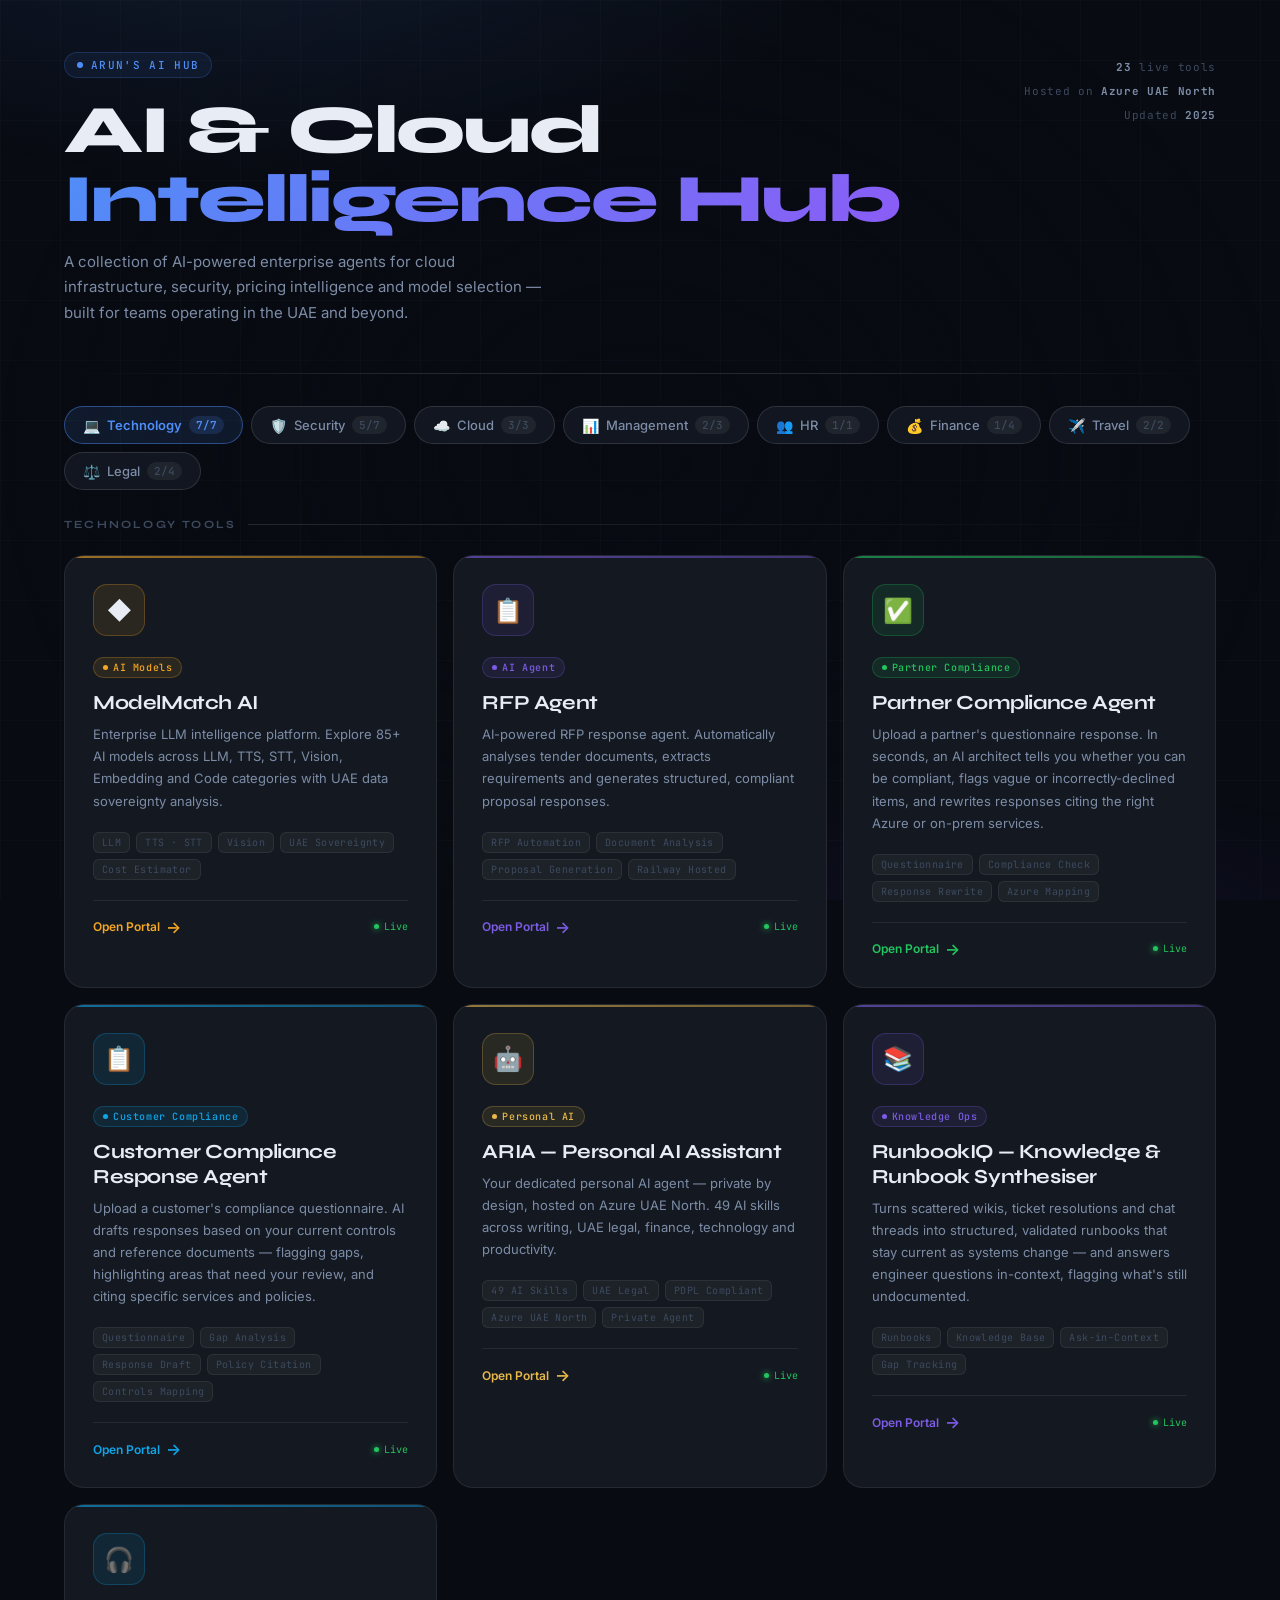
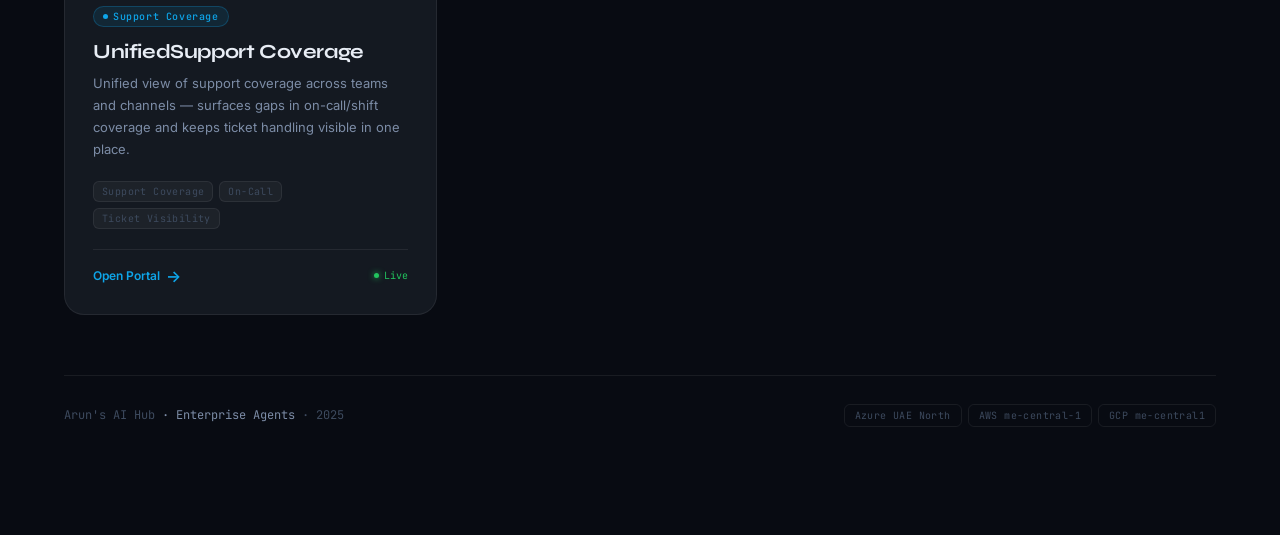
<file: index.html>
<!DOCTYPE html>
<html lang="en">
<head>
<meta charset="UTF-8">
<meta name="viewport" content="width=device-width,initial-scale=1">
<title>Arun's AI Hub</title>
<link rel="preconnect" href="https://fonts.googleapis.com">
<link rel="preconnect" href="https://fonts.gstatic.com" crossorigin>
<link href="https://fonts.googleapis.com/css2?family=Syne:wght@400;500;600;700;800&family=Inter:wght@300;400;500;600&family=JetBrains+Mono:wght@400;500&display=swap" rel="stylesheet">
<style>
*,*::before,*::after{box-sizing:border-box;margin:0;padding:0}
:root{
  --bg:       #080b12;
  --bg2:      #0d1117;
  --surface:  #111620;
  --card:     #141921;
  --rim:      rgba(255,255,255,.07);
  --rim2:     rgba(255,255,255,.12);
  --text:     #e8edf5;
  --text2:    #7c8ca6;
  --text3:    #3d4a5e;
  --accent:   #4f8ef7;
  --accent2:  #7c3aed;
  --gold:     #f5a623;
  --green:    #22c55e;
  --teal:     #0ea5e9;
  --rose:     #f43f5e;
  --violet:   #8b5cf6;
}

html{scroll-behavior:smooth}
body{
  font-family:'Inter',sans-serif;
  background:var(--bg);
  color:var(--text);
  min-height:100vh;
  overflow-x:hidden;
}

/* ── Background mesh ── */
.bg-mesh{
  position:fixed;inset:0;z-index:0;pointer-events:none;
  background:
    radial-gradient(ellipse 80% 50% at 20% -10%, rgba(79,142,247,.12) 0%, transparent 60%),
    radial-gradient(ellipse 60% 40% at 80% 110%, rgba(124,58,237,.10) 0%, transparent 60%),
    radial-gradient(ellipse 50% 60% at 50% 50%, rgba(8,11,18,.8) 0%, transparent 100%);
}
.grid-lines{
  position:fixed;inset:0;z-index:0;pointer-events:none;
  background-image:
    linear-gradient(rgba(255,255,255,.018) 1px, transparent 1px),
    linear-gradient(90deg, rgba(255,255,255,.018) 1px, transparent 1px);
  background-size:60px 60px;
}

/* ── Layout ── */
.wrap{
  position:relative;z-index:1;
  max-width:1200px;margin:0 auto;
  padding:0 24px 80px;
}

/* ── Header ── */
header{
  padding:52px 0 16px;
  display:flex;align-items:flex-start;justify-content:space-between;
  gap:24px;flex-wrap:wrap;
}
.portal-eyebrow{
  display:inline-flex;align-items:center;gap:8px;
  font-family:'JetBrains Mono',monospace;
  font-size:11px;font-weight:500;
  color:var(--accent);letter-spacing:.12em;text-transform:uppercase;
  padding:5px 12px;
  background:rgba(79,142,247,.08);
  border:1px solid rgba(79,142,247,.2);
  border-radius:99px;margin-bottom:18px;
}
.portal-eyebrow::before{
  content:'';width:6px;height:6px;border-radius:50%;
  background:var(--accent);animation:pulse 2s infinite;
}
@keyframes pulse{0%,100%{opacity:1;transform:scale(1)}50%{opacity:.5;transform:scale(.8)}}

.portal-title{
  font-family:'Syne',sans-serif;
  font-size:clamp(36px,6vw,68px);
  font-weight:800;
  line-height:1.02;
  letter-spacing:-2px;
  color:var(--text);
  margin-bottom:14px;
}
.portal-title span{
  background:linear-gradient(135deg,var(--accent),var(--violet));
  -webkit-background-clip:text;-webkit-text-fill-color:transparent;background-clip:text;
}
.portal-sub{
  font-size:15px;font-weight:400;color:var(--text2);
  max-width:480px;line-height:1.7;
}

.header-stats{
  display:flex;flex-direction:column;align-items:flex-end;gap:10px;
  padding-top:8px;
}
.stat-badge{
  font-family:'JetBrains Mono',monospace;
  font-size:11px;color:var(--text3);
  letter-spacing:.06em;
}
.stat-badge strong{color:var(--text2);}

/* ── Divider ── */
.divider{
  height:1px;
  background:linear-gradient(90deg,transparent,var(--rim2) 30%,var(--rim2) 70%,transparent);
  margin:32px 0 32px;
}

/* ── Category Tabs ── */
.tabs-wrap{
  display:flex;align-items:center;gap:8px;
  margin-bottom:28px;flex-wrap:wrap;
}
.tab-pill{
  display:flex;align-items:center;gap:7px;
  padding:9px 18px;border-radius:99px;
  border:1px solid var(--rim2);background:var(--surface);
  font-size:13px;font-weight:500;color:var(--text2);
  cursor:pointer;transition:all .2s;white-space:nowrap;
  font-family:'Inter',sans-serif;
}
.tab-pill:hover{border-color:rgba(79,142,247,.4);color:var(--text);}
.tab-pill.active{
  background:rgba(79,142,247,.12);
  border-color:rgba(79,142,247,.45);
  color:var(--accent);font-weight:600;
}
.tab-pill .tab-count{
  font-size:11px;padding:2px 7px;border-radius:99px;
  background:rgba(255,255,255,.06);color:var(--text3);
  font-family:'JetBrains Mono',monospace;
}
.tab-pill.active .tab-count{background:rgba(79,142,247,.15);color:var(--accent);}
.tab-icon{font-size:14px;}

/* ── Section label ── */
.section-label{
  font-family:'Syne',sans-serif;
  font-size:11px;font-weight:700;
  letter-spacing:.2em;text-transform:uppercase;
  color:var(--text3);margin-bottom:24px;
  display:flex;align-items:center;gap:12px;
}
.section-label::after{
  content:'';flex:1;height:1px;
  background:linear-gradient(90deg,var(--rim2),transparent);
}

/* ── Portal grid ── */
.portal-grid{
  display:grid;
  grid-template-columns:repeat(auto-fill,minmax(300px,1fr));
  gap:16px;
  margin-bottom:60px;
}

/* ── Portal card ── */
.card{
  position:relative;
  background:var(--card);
  border:1px solid var(--rim);
  border-radius:20px;
  padding:28px;
  cursor:pointer;
  text-decoration:none;
  display:block;
  color:inherit;
  transition:transform .25s cubic-bezier(.34,1.4,.64,1),
             border-color .25s,box-shadow .25s;
  overflow:hidden;
}
.card::before{
  content:'';
  position:absolute;inset:0;border-radius:20px;
  background:var(--card-glow,radial-gradient(circle at 50% 0%,rgba(79,142,247,.08),transparent 70%));
  opacity:0;transition:opacity .3s;pointer-events:none;
}
.card:not(.coming-soon):hover{
  transform:translateY(-4px);
  border-color:var(--card-rim, rgba(79,142,247,.35));
  box-shadow:0 20px 60px rgba(0,0,0,.5), 0 0 0 1px var(--card-rim, rgba(79,142,247,.15));
}
.card:not(.coming-soon):hover::before{opacity:1;}

/* Top bar accent line */
.card-bar{
  position:absolute;top:0;left:0;right:0;height:2px;
  background:var(--card-gradient,linear-gradient(90deg,var(--accent),var(--violet)));
  border-radius:20px 20px 0 0;opacity:.6;
  transition:opacity .3s;
}
.card:not(.coming-soon):hover .card-bar{opacity:1;}

/* Icon */
.card-icon{
  width:52px;height:52px;border-radius:14px;
  background:var(--icon-bg,rgba(79,142,247,.1));
  border:1px solid var(--icon-rim,rgba(79,142,247,.2));
  display:flex;align-items:center;justify-content:center;
  font-size:24px;margin-bottom:18px;
  transition:transform .25s cubic-bezier(.34,1.4,.64,1);
}
.card:not(.coming-soon):hover .card-icon{transform:scale(1.1);}

.card-badge{
  display:inline-flex;align-items:center;gap:5px;
  font-family:'JetBrains Mono',monospace;
  font-size:10px;font-weight:500;letter-spacing:.06em;
  color:var(--badge-color,var(--accent));
  background:var(--badge-bg,rgba(79,142,247,.1));
  border:1px solid var(--badge-rim,rgba(79,142,247,.2));
  padding:3px 9px;border-radius:99px;
  margin-bottom:12px;
}
.card-badge-dot{
  width:5px;height:5px;border-radius:50%;
  background:var(--badge-color,var(--accent));
}

.card-title{
  font-family:'Syne',sans-serif;
  font-size:20px;font-weight:700;
  color:var(--text);letter-spacing:-.4px;
  margin-bottom:8px;
  transition:color .2s;
}
.card:not(.coming-soon):hover .card-title{color:var(--card-accent,var(--accent));}

.card-desc{
  font-size:13px;color:var(--text2);
  line-height:1.7;margin-bottom:20px;
}

.card-tags{
  display:flex;flex-wrap:wrap;gap:6px;
  margin-bottom:20px;
}
.tag{
  font-size:10px;font-family:'JetBrains Mono',monospace;
  color:var(--text3);
  background:rgba(255,255,255,.04);
  border:1px solid var(--rim);
  padding:3px 8px;border-radius:6px;
  letter-spacing:.04em;
}

.card-footer{
  display:flex;align-items:center;justify-content:space-between;
  padding-top:16px;
  border-top:1px solid var(--rim);
}
.card-link-label{
  font-size:12px;font-weight:600;
  color:var(--card-accent,var(--accent));
  display:flex;align-items:center;gap:6px;
  transition:gap .2s;
}
.card:not(.coming-soon):hover .card-link-label{gap:10px;}
.card-link-arrow{font-size:16px;transition:transform .2s;}
.card:not(.coming-soon):hover .card-link-arrow{transform:translateX(3px);}
.card-status{
  font-size:10px;font-family:'JetBrains Mono',monospace;
  display:flex;align-items:center;gap:5px;
  color:var(--green);
}
.card-status::before{
  content:'';width:5px;height:5px;border-radius:50%;
  background:var(--green);
  box-shadow:0 0 6px var(--green);
  animation:pulse 2.5s infinite;
}

/* ── Coming soon card ── */
.card.coming-soon{
  opacity:.5;cursor:not-allowed;pointer-events:none;
}
.card.coming-soon .card-link-label{color:var(--text3);}
.card.coming-soon .card-status{color:var(--violet);}
.card.coming-soon .card-status::before{
  background:var(--violet);
  box-shadow:none;
  animation:none;
}

/* ── Empty state ── */
.empty-state{
  grid-column:1/-1;text-align:center;
  padding:60px 20px;color:var(--text3);
  font-size:14px;font-family:'JetBrains Mono',monospace;
  letter-spacing:.05em;
}

/* ── Footer ── */
footer{
  border-top:1px solid var(--rim);
  padding:28px 0;
  display:flex;align-items:center;justify-content:space-between;
  flex-wrap:wrap;gap:12px;
}
.footer-left{
  font-size:12px;color:var(--text3);
  font-family:'JetBrains Mono',monospace;
}
.footer-left span{color:var(--text2);}
.footer-right{display:flex;gap:6px;flex-wrap:wrap;}
.footer-chip{
  font-size:10px;color:var(--text3);
  border:1px solid var(--rim);
  padding:4px 10px;border-radius:6px;
  letter-spacing:.04em;
  font-family:'JetBrains Mono',monospace;
}

/* ── Responsive ── */
@media(max-width:600px){
  .wrap{padding:0 16px 60px;}
  header{padding:36px 0 12px;}
  .portal-grid{grid-template-columns:1fr;}
  .header-stats{display:none;}
  .card{padding:22px;}
}

/* ── Entrance animations ── */
@keyframes fadeUp{
  from{opacity:0;transform:translateY(24px)}
  to  {opacity:1;transform:translateY(0)}
}
.card{animation:fadeUp .5s cubic-bezier(.22,1,.36,1) both;}
header{animation:fadeUp .6s cubic-bezier(.22,1,.36,1) both;}
.tabs-wrap{animation:fadeUp .6s cubic-bezier(.22,1,.36,1) .1s both;}
.section-label{animation:fadeUp .6s cubic-bezier(.22,1,.36,1) .15s both;}
</style>
</head>
<body>

<div class="bg-mesh"></div>
<div class="grid-lines"></div>

<div class="wrap">

  <!-- ── Header ── -->
  <header>
    <div class="header-left">
      <div class="portal-eyebrow">Arun's AI Hub</div>
      <h1 class="portal-title">AI &amp; Cloud<br><span>Intelligence Hub</span></h1>
      <p class="portal-sub">
        A collection of AI-powered enterprise agents for cloud infrastructure,
        security, pricing intelligence and model selection — built for teams
        operating in the UAE and beyond.
      </p>
    </div>
    <div class="header-stats">
      <div class="stat-badge"><strong id="live-total">13</strong> live tools</div>
      <div class="stat-badge">Hosted on <strong>Azure UAE North</strong></div>
      <div class="stat-badge">Updated <strong>2025</strong></div>
    </div>
  </header>

  <div class="divider"></div>

  <!-- ── Category Tabs (rendered by JS) ── -->
  <div class="tabs-wrap" id="tabs"></div>

  <!-- ── Section label (updated by JS) ── -->
  <div class="section-label" id="section-label">Technology Tools</div>

  <!-- ── Portal Grid (rendered by JS) ── -->
  <div class="portal-grid" id="portal-grid"></div>

  <!-- ── Footer ── -->
  <footer>
    <div class="footer-left">Arun's AI Hub <span>· Enterprise Agents</span> · 2025</div>
    <div class="footer-right">
      <span class="footer-chip">Azure UAE North</span>
      <span class="footer-chip">AWS me-central-1</span>
      <span class="footer-chip">GCP me-central1</span>
    </div>
  </footer>

</div>

<script>
/* ═══════════════════════════════════════════════════════════════════
   CONFIGURATION
═══════════════════════════════════════════════════════════════════ */

/* BASE URL — leave as "" when index.html is in the same root folder
   as your agent sub-folders on Azure Static Web. */
const BASE = "";

/* Categories shown as tabs. Order matters — first is the default active tab. */
const CATEGORIES = [
  { id:"Technology", label:"Technology", icon:"💻" },
  { id:"Security",   label:"Security",   icon:"🛡️" },
  { id:"Cloud",      label:"Cloud",      icon:"☁️" },
  { id:"Management", label:"Management", icon:"📊" },
  { id:"HR",         label:"HR",         icon:"👥" },
  { id:"Finance",    label:"Finance",    icon:"💰" },
  { id:"Travel",     label:"Travel",     icon:"✈️" },
  { id:"Legal",      label:"Legal",      icon:"⚖️" },
];

/* Agents — each has a single `color` hex that drives the whole card theme. */
const AGENTS = [
  /* ─── Technology ─── */
  {
    icon:"◆", color:"#f5a623", cat:"Technology", badge:"AI Models",
    name:"ModelMatch AI",
    desc:"Enterprise LLM intelligence platform. Explore 85+ AI models across LLM, TTS, STT, Vision, Embedding and Code categories with UAE data sovereignty analysis.",
    tags:["LLM","TTS · STT","Vision","UAE Sovereignty","Cost Estimator"],
    path:"modelmatch/modelmatch-ai.html", live:true
  },
  {
    icon:"📋", color:"#7c5ce4", cat:"Technology", badge:"AI Agent",
    name:"RFP Agent",
    desc:"AI-powered RFP response agent. Automatically analyses tender documents, extracts requirements and generates structured, compliant proposal responses.",
    tags:["RFP Automation","Document Analysis","Proposal Generation","Railway Hosted"],
    external:"https://web-production-3417b.up.railway.app/", live:true
  },
  {
    icon:"✅", color:"#22c55e", cat:"Technology", badge:"Partner Compliance",
    name:"Partner Compliance Agent",
    desc:"Upload a partner's questionnaire response. In seconds, an AI architect tells you whether you can be compliant, flags vague or incorrectly-declined items, and rewrites responses citing the right Azure or on-prem services.",
    tags:["Questionnaire","Compliance Check","Response Rewrite","Azure Mapping"],
    external:"https://partner-complaince-production.up.railway.app/", live:true
  },
  {
    icon:"📋", color:"#0ea5e9", cat:"Technology", badge:"Customer Compliance",
    name:"Customer Compliance Response Agent",
    desc:"Upload a customer's compliance questionnaire. AI drafts responses based on your current controls and reference documents — flagging gaps, highlighting areas that need your review, and citing specific services and policies.",
    tags:["Questionnaire","Gap Analysis","Response Draft","Policy Citation","Controls Mapping"],
    external:"https://partner-complaince-production.up.railway.app/", live:true
  },
  {
    icon:"🤖", color:"#e8b84b", cat:"Technology", badge:"Personal AI",
    name:"ARIA — Personal AI Assistant",
    desc:"Your dedicated personal AI agent — private by design, hosted on Azure UAE North. 49 AI skills across writing, UAE legal, finance, technology and productivity.",
    tags:["49 AI Skills","UAE Legal","PDPL Compliant","Azure UAE North","Private Agent"],
    external:"http://40.114.106.107:3000/dashboard", live:true
  },
  {
    icon:"📚", color:"#7c5ce4", cat:"Technology", badge:"Knowledge Ops",
    name:"RunbookIQ — Knowledge & Runbook Synthesiser",
    desc:"Turns scattered wikis, ticket resolutions and chat threads into structured, validated runbooks that stay current as systems change — and answers engineer questions in-context, flagging what's still undocumented.",
    tags:["Runbooks","Knowledge Base","Ask-in-Context","Gap Tracking"],
    external:"https://runbook-production-c3d5.up.railway.app/", live:true
  },
  {
    icon:"🎧", color:"#0ea5e9", cat:"Technology", badge:"Support Coverage",
    name:"UnifiedSupport Coverage",
    desc:"Unified view of support coverage across teams and channels — surfaces gaps in on-call/shift coverage and keeps ticket handling visible in one place.",
    tags:["Support Coverage","On-Call","Ticket Visibility"],
    external:"https://unifiedsupport-production.up.railway.app/", live:true
  },

  /* ─── Security ─── */
  {
    icon:"🎛️", color:"#4f8ef7", cat:"Security", badge:"AI Security Blueprint",
    name:"Azure AI Foundry Security Command Centre",
    desc:"Interactive security blueprint for Azure AI Foundry. Maps 7 mandatory security layers, 10 native control gaps and 8 third-party integrations (Prisma AIRS, Zenity, Lakera Guard, Koi Security, HiddenLayer, Mindgard, Credo AI, Garak) against OWASP ASI / MCP / LLM / RAG — with compliance coverage for NIST AI RMF, EU AI Act and MITRE ATLAS.",
    tags:["7 Layers","10 Gap Analysis","OWASP ASI","8 Integrations","Compliance Map"],
    external:"https://arun-cloudsec.github.io/foundry/", live:true
  },
  {
    icon:"🔍", color:"#22c55e", cat:"Security", badge:"Security Scan",
    name:"MCP Scanner",
    desc:"Model Context Protocol scanning and security analysis. Scan, inspect and audit MCP servers and integrations for vulnerabilities and compliance.",
    tags:["MCP","Security Scan","Compliance","Audit"],
    path:"mcp-scanner/mcp-scanner.html", live:true
  },
  {
    icon:"🛡️", color:"#f43f5e", cat:"Security", badge:"Threat Model",
    name:"ThreatAI — Threat Modeler",
    desc:"Automated 6-phase AI threat modeling. Generates STRIDE analysis, DREAD scoring, risk registers, compliance gap mapping and PASTA analysis for any system architecture.",
    tags:["STRIDE","DREAD","PASTA","ISO27001","NIST"],
    path:"threat-model/index.html", live:true
  },
  {
    icon:"🔎", color:"#ef4444", cat:"Security", badge:"Architecture Review",
    name:"Architecture Review Agent",
    desc:"Cross-domain architecture reviewer. Reads a system description and supporting artefacts (Terraform, Kubernetes manifests, design docs, architecture diagrams, application code) and produces a prioritised list of findings across Infrastructure, Security, Application, and AI/ML — with concrete remediation and regulatory control references.",
    tags:["Terraform","K8s Manifests","Security Review","AI/ML Review","Remediation"],
    external:"https://architecture-review-production.up.railway.app/", live:true
  },
  {
    icon:"⚡", color:"#00d4ff", cat:"Security", badge:"AI Security",
    name:"AI-Security Platform",
    desc:"The first self-hosted, Claude-powered security platform for Agentic AI, RAG pipelines and MCP servers. Free to deploy, enterprise-grade protection.",
    tags:["Agentic AI","RAG Security","MCP Servers","Self-Hosted","Enterprise"],
    external:"https://aisecurity-production.up.railway.app/", live:true
  },
  {
    icon:"🔐", color:"#f43f5e", cat:"Security", badge:"IAM Audit",
    name:"Access Control Review",
    desc:"AI-driven IAM audit. Continuously reviews Azure RBAC, Entra ID permissions and privileged roles — surfacing anomalies and over-provisioned accounts.",
    tags:["RBAC","Entra ID","IAM Audit","Compliance","Zero Trust"],
    path:"#", live:false
  },
  {
    icon:"🛡️", color:"#ef4444", cat:"Security", badge:"Data Privacy",
    name:"Data Privacy Agent",
    desc:"Scans, classifies and monitors sensitive data across Azure storage and databases — enforcing PDPL, GDPR and UAE data residency requirements with automated remediation.",
    tags:["PDPL","GDPR","Data Classification","UAE Data Laws"],
    path:"#", live:false
  },

  /* ─── Cloud ─── */
  {
    icon:"☁️", color:"#0ea5e9", cat:"Cloud", badge:"Cloud Pricing",
    name:"Cloud Pricer Agent",
    desc:"AI-powered cloud pricing intelligence across Azure, AWS and GCP. Chat queries, GPU comparisons, Excel price fill and Word document updates for UAE region.",
    tags:["Azure · AWS · GCP","GPU Nodes","Excel Fill","UAE North"],
    path:"cloud-pricing/app.html", live:true
  },
  {
    icon:"🏗️", color:"#4f8ef7", cat:"Cloud", badge:"Reference Architect",
    name:"Arch Sidekick",
    desc:"Plain-English requirement in → reference architecture with specific SKUs, monthly cost estimate, compliance coverage, and the questions you should pressure-test with the customer.",
    tags:["Azure","AWS","GCP","SKU Picker","Cost Estimate","Compliance"],
    external:"https://arch-sidekick-production.up.railway.app/", live:true
  },
  {
    icon:"💰", color:"#8b5cf6", cat:"Cloud", badge:"FinOps",
    name:"FinOps Agent for Azure",
    desc:"AI-powered Azure cost optimisation. Analyses spending patterns, identifies waste, right-sizes resources and generates automated savings recommendations.",
    tags:["Azure Cost","FinOps","Optimisation","Budgets","Savings"],
    external:"https://finops-production.up.railway.app/", live:true
  },

  /* ─── Management ─── */
  {
    icon:"◆", color:"#22c55e", cat:"Management", badge:"CEO Brief",
    name:"Strategic Intelligence Agent",
    desc:"CEO morning brief. Competitor tracking, market signals, regulatory alerts and top-5 priorities — synthesised from 200+ sources daily.",
    tags:["CEO Brief","Competitor Watch","Market Signals","AI Analysis"],
    path:"CEO-Morning-Brief/index.html", live:true
  },
  {
    icon:"◆", color:"#7c5ce4", cat:"Management", badge:"Role Lens",
    name:"Executive Overview Agent",
    desc:"Role-aware AI summarisation for C-suite. Choose CEO, COO, CTO, CFO or CISO — the AI reads any document and surfaces only what matters to your specific role.",
    tags:["CEO · COO · CTO","CFO · CISO","Voice Summary","PDF","Role Lens"],
    path:"#", live:false
  },
  {
    icon:"📊", color:"#4f8ef7", cat:"Management", badge:"Fleet Governance",
    name:"Fleet Control Plane",
    desc:"Agent observability & cost governance. Tracks usage, cost, latency and quality across every agent in the hub, flags drift, and enforces budgets — turning 'we have lots of agents' into a per-agent ROI view.",
    tags:["Cost Governance","Drift Detection","Budgets","Observability"],
    external:"https://fleet-control-production-9409.up.railway.app/", live:true
  },

  /* ─── HR ─── */
  {
    icon:"🎯", color:"#10b981", cat:"HR", badge:"AI Candidate Screening",
    name:"TalentScope",
    desc:"AI candidate screening agent. Upload a job description and candidate CVs — TalentScope runs a dual-model evaluation to score role-fit, surface the most relevant experience and flag gaps, collapsing hours of manual shortlisting into minutes.",
    tags:["CV Screening","JD Matching","Dual-Model","Shortlist","Recruitment"],
    external:"https://arun-cloudsec.github.io/talentscope/", live:true
  },

  /* ─── Finance ─── */
  {
    icon:"💼", color:"#10b981", cat:"Finance", badge:"SaaS Pricing",
    name:"SaaS Pricing Agent",
    desc:"AI-powered SaaS pricing intelligence. Compare vendor plans, analyse licensing models, estimate total cost of ownership and surface the best-fit SaaS solutions for enterprise procurement.",
    tags:["SaaS Vendors","Plan Compare","TCO Analysis","Licensing","Procurement"],
    path:"saas-pricing-agent/saas-pricing-agent.html", live:true
  },
  {
    icon:"📈", color:"#22c55e", cat:"Finance", badge:"Forecasting",
    name:"Financial Forecasting Agent",
    desc:"AI-powered P&L forecasting, cash flow modelling and scenario planning. Upload financials and get CFO-grade commentary in minutes.",
    tags:["Forecast","Cash Flow","Scenario Plan"],
    path:"#", live:false
  },
  {
    icon:"🧾", color:"#0ea5e9", cat:"Finance", badge:"Accounts Payable",
    name:"Invoice & AP Agent",
    desc:"Automated invoice processing, accounts payable matching and payment approval workflows. Reduces manual finance ops by 80%.",
    tags:["Invoice OCR","AP Matching","Approval Flow"],
    path:"#", live:false
  },
  {
    icon:"📊", color:"#10b981", cat:"Finance", badge:"Budget Control",
    name:"Budget Intelligence Agent",
    desc:"Department budget tracking, variance analysis and reforecast recommendations. Surfaces overspend before it happens.",
    tags:["Budget Track","Variance","Reforecast"],
    path:"#", live:false
  },

  /* ─── Travel ─── */
  {
    icon:"✈️", color:"#f59e0b", cat:"Travel", badge:"Trip Planner",
    name:"TravelMind AI",
    desc:"AI-powered travel planning agent. Generate full itineraries, budget quotes, hotel and airline recommendations, visa contacts and SIM card guides for any destination.",
    tags:["Itinerary","Budget Planner","15 Languages","Voice Summary","WhatsApp Share"],
    path:"travelmind/travelmind.html", live:true
  },
  {
    icon:"🛂", color:"#0ea5e9", cat:"Travel", badge:"Visa Process",
    name:"VisaMind",
    desc:"AI-powered visa guide. Walks travellers through the visa process for any destination — document requirements, eligibility checks, step-by-step application journey and country-specific pitfalls to avoid before you book.",
    tags:["Visa Process","Document Checklist","Country Rules","Step-by-Step","GitHub Pages"],
    external:"https://arun-cloudsec.github.io/visamind/", live:true
  },

  /* ─── Legal ─── */
  {
    icon:"📝", color:"#f59e0b", cat:"Legal", badge:"Contract Review",
    name:"Contract Review Agent",
    desc:"AI-powered contract analysis. Flags unfavourable clauses, missing protections, liability exposure and compliance gaps across any contract type.",
    tags:["Contract Analysis","Clause Flags","Liability Review"],
    path:"#", live:false
  },
  {
    icon:"⚖️", color:"#8b5cf6", cat:"Legal", badge:"Compliance Monitor",
    name:"Compliance Monitor Agent",
    desc:"Regulatory compliance tracking for UAE, GDPR, ISO27001, NIST and DIFC. Monitors policy changes and flags gaps in your current controls.",
    tags:["UAE Compliance","GDPR","ISO 27001","DIFC"],
    path:"#", live:false
  },
  {
    icon:"📡", color:"#f43f5e", cat:"Legal", badge:"Regulatory Intel",
    name:"RegRadar — Horizon Scanner",
    desc:"Watches UAE, GCC, EU and sector regulators, filters for what actually affects you, and maps every relevant change to your controls, products and contracts — with an owner and required-action list.",
    tags:["Regulatory Monitoring","Impact Mapping","UAE · GCC · EU","Compliance Briefs"],
    external:"https://regulatory-production.up.railway.app/", live:true
  },
  {
    icon:"🏛️", color:"#7c5ce4", cat:"Legal", badge:"Legal Ops",
    name:"Lexicon AI — Legal Command Center",
    desc:"A central hub for legal operations — bringing contracts, compliance tracking and regulatory matters into one place for the legal team to work from.",
    tags:["Legal Ops","Contracts","Compliance Tracking"],
    external:"https://lexicon-ai-production.up.railway.app/", live:true
  },
];

/* ═══════════════════════════════════════════════════════════════════
   HELPERS — derive the full card theme from a single hex color
═══════════════════════════════════════════════════════════════════ */
function hexToRgb(hex){
  const h = hex.replace('#','');
  return {
    r: parseInt(h.substring(0,2),16),
    g: parseInt(h.substring(2,4),16),
    b: parseInt(h.substring(4,6),16),
  };
}
function rgba(hex, alpha){
  const {r,g,b} = hexToRgb(hex);
  return `rgba(${r},${g},${b},${alpha})`;
}
function darken(hex, amount = 0.25){
  const {r,g,b} = hexToRgb(hex);
  const f = 1 - amount;
  return `rgb(${Math.round(r*f)},${Math.round(g*f)},${Math.round(b*f)})`;
}

function cardStyle(color, delay){
  const color2 = darken(color, 0.25);
  return [
    `--card-glow:radial-gradient(circle at 50% 0%,${rgba(color,0.10)},transparent 70%)`,
    `--card-rim:${rgba(color,0.35)}`,
    `--icon-bg:${rgba(color,0.10)}`,
    `--icon-rim:${rgba(color,0.25)}`,
    `--badge-color:${color}`,
    `--badge-bg:${rgba(color,0.10)}`,
    `--badge-rim:${rgba(color,0.25)}`,
    `--card-gradient:linear-gradient(90deg,${color},${color2})`,
    `--card-accent:${color}`,
    `animation-delay:${delay}s`,
  ].join(';');
}

function resolveUrl(agent){
  if(!agent.live) return null;
  if(agent.external) return agent.external;
  if(!agent.path || agent.path === '#') return null;
  return (BASE + '/' + agent.path).replace(/\/+/g,'/').replace(':/','://');
}

/* ═══════════════════════════════════════════════════════════════════
   RENDERING
═══════════════════════════════════════════════════════════════════ */

let activeTab = CATEGORIES[0].id;

function renderTabs(){
  const wrap = document.getElementById('tabs');
  wrap.innerHTML = CATEGORIES.map(c => {
    const total = AGENTS.filter(a => a.cat === c.id).length;
    const live  = AGENTS.filter(a => a.cat === c.id && a.live).length;
    const cls   = 'tab-pill' + (activeTab === c.id ? ' active' : '');
    return `<div class="${cls}" data-tab="${c.id}" onclick="switchTab('${c.id}',this)">
      <span class="tab-icon">${c.icon}</span>
      <span>${c.label}</span>
      <span class="tab-count">${live}/${total}</span>
    </div>`;
  }).join('');
}

function switchTab(id, el){
  activeTab = id;
  document.querySelectorAll('.tab-pill').forEach(p => p.classList.remove('active'));
  if(el) el.classList.add('active');
  const cat = CATEGORIES.find(c => c.id === id);
  document.getElementById('section-label').textContent = (cat?.label || id) + ' Tools';
  renderGrid();
}

function renderGrid(){
  const grid = document.getElementById('portal-grid');
  const items = AGENTS.filter(a => a.cat === activeTab);

  if(!items.length){
    grid.innerHTML = `<div class="empty-state">// no tools in this category yet</div>`;
    return;
  }

  grid.innerHTML = items.map((a, i) => {
    const style = cardStyle(a.color, i * 0.05);
    const url = resolveUrl(a);
    const inner = `
      <div class="card-bar"></div>
      <div class="card-icon">${a.icon}</div>
      <div class="card-badge"><span class="card-badge-dot"></span>${a.badge || a.cat}</div>
      <div class="card-title">${a.name}</div>
      <div class="card-desc">${a.desc}</div>
      <div class="card-tags">${a.tags.map(t => `<span class="tag">${t}</span>`).join('')}</div>
      <div class="card-footer">
        <span class="card-link-label">
          ${a.live ? 'Open Portal' : 'Coming soon'}
          <span class="card-link-arrow">→</span>
        </span>
        <span class="card-status">${a.live ? 'Live' : 'Soon'}</span>
      </div>
    `;
    if(a.live && url){
      return `<a class="card" href="${url}" target="_blank" rel="noopener noreferrer" style="${style}">${inner}</a>`;
    }
    return `<div class="card coming-soon" style="${style}">${inner}</div>`;
  }).join('');
}

/* ═══════════════════════════════════════════════════════════════════
   INIT
═══════════════════════════════════════════════════════════════════ */
document.getElementById('live-total').textContent = AGENTS.filter(a => a.live).length;
renderTabs();
renderGrid();
</script>
</body>
</html>
</file>
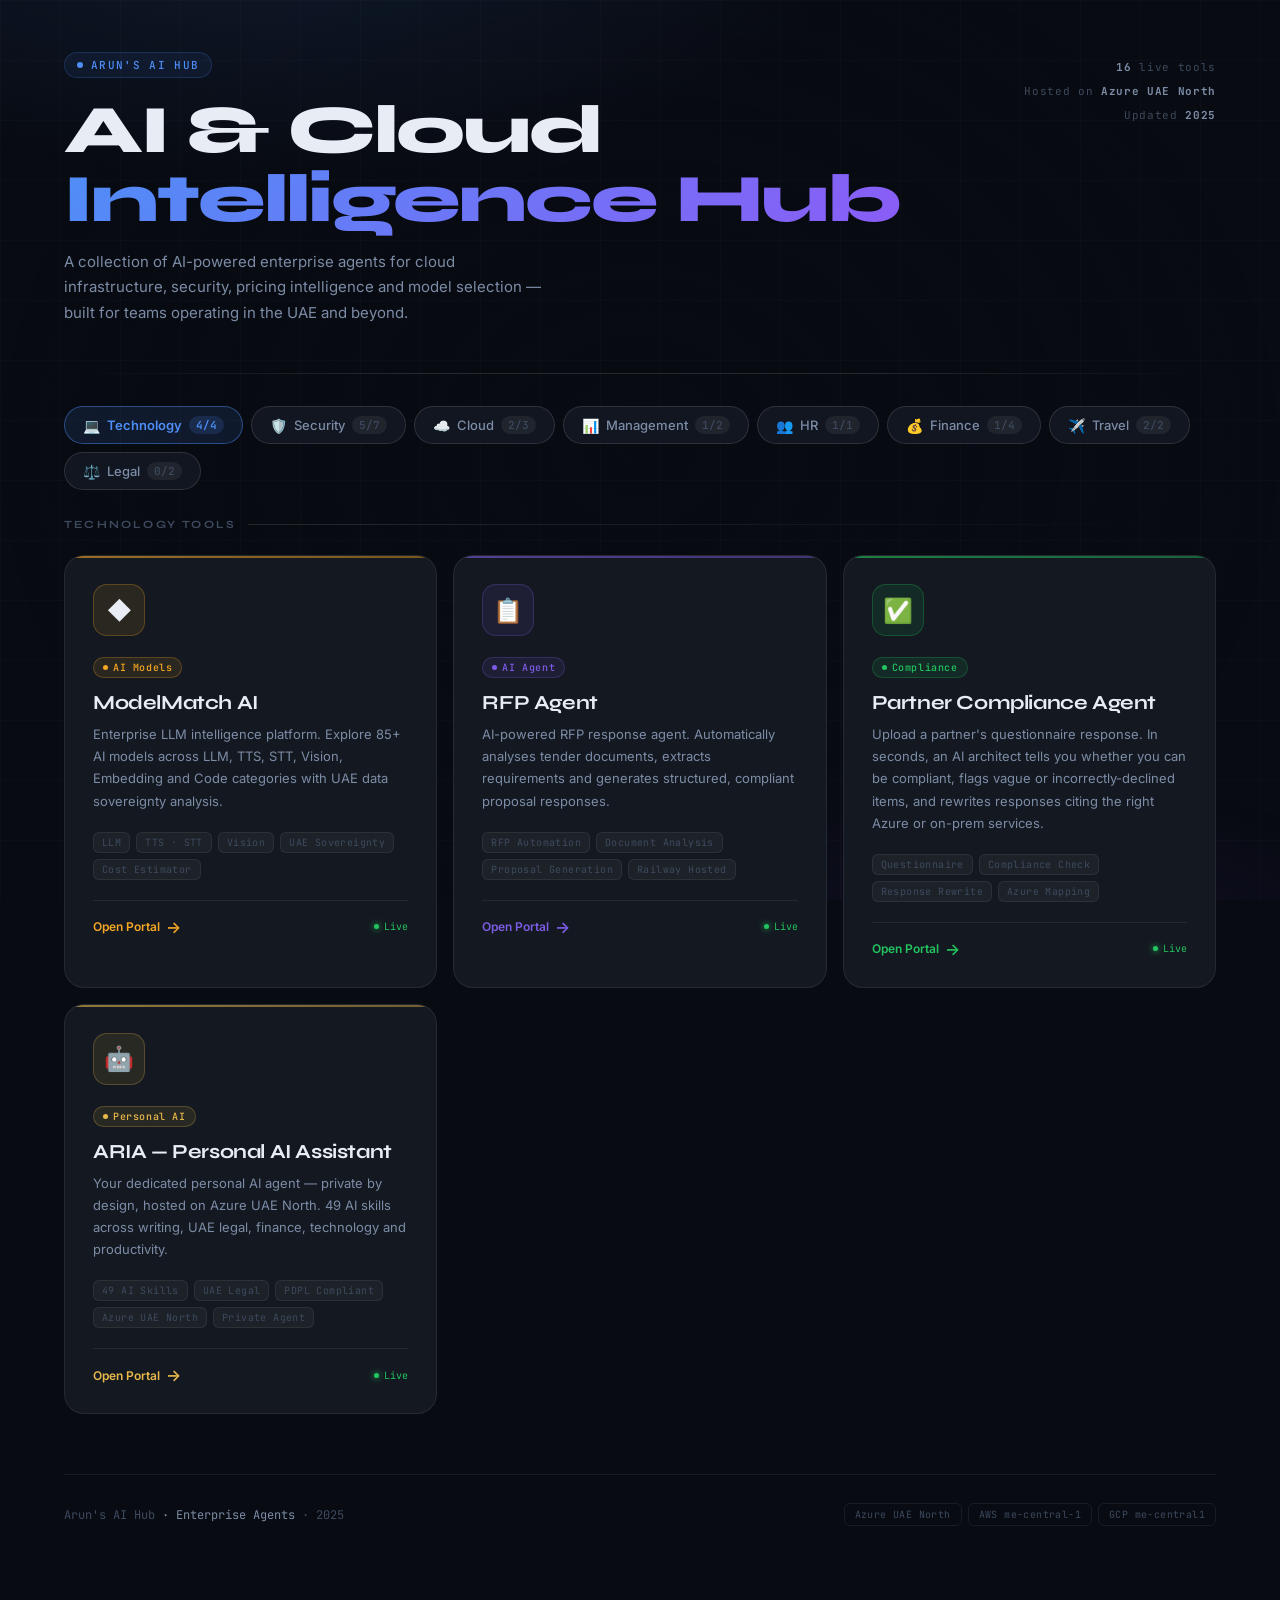
<file: index_old.html>
<!DOCTYPE html>
<html lang="en">
<head>
<meta charset="UTF-8">
<meta name="viewport" content="width=device-width,initial-scale=1">
<title>Arun's AI Hub</title>
<link rel="preconnect" href="https://fonts.googleapis.com">
<link rel="preconnect" href="https://fonts.gstatic.com" crossorigin>
<link href="https://fonts.googleapis.com/css2?family=Syne:wght@400;500;600;700;800&family=Inter:wght@300;400;500;600&family=JetBrains+Mono:wght@400;500&display=swap" rel="stylesheet">
<style>
*,*::before,*::after{box-sizing:border-box;margin:0;padding:0}
:root{
  --bg:       #080b12;
  --bg2:      #0d1117;
  --surface:  #111620;
  --card:     #141921;
  --rim:      rgba(255,255,255,.07);
  --rim2:     rgba(255,255,255,.12);
  --text:     #e8edf5;
  --text2:    #7c8ca6;
  --text3:    #3d4a5e;
  --accent:   #4f8ef7;
  --accent2:  #7c3aed;
  --gold:     #f5a623;
  --green:    #22c55e;
  --teal:     #0ea5e9;
  --rose:     #f43f5e;
  --violet:   #8b5cf6;
}

html{scroll-behavior:smooth}
body{
  font-family:'Inter',sans-serif;
  background:var(--bg);
  color:var(--text);
  min-height:100vh;
  overflow-x:hidden;
}

/* ── Background mesh ── */
.bg-mesh{
  position:fixed;inset:0;z-index:0;pointer-events:none;
  background:
    radial-gradient(ellipse 80% 50% at 20% -10%, rgba(79,142,247,.12) 0%, transparent 60%),
    radial-gradient(ellipse 60% 40% at 80% 110%, rgba(124,58,237,.10) 0%, transparent 60%),
    radial-gradient(ellipse 50% 60% at 50% 50%, rgba(8,11,18,.8) 0%, transparent 100%);
}
.grid-lines{
  position:fixed;inset:0;z-index:0;pointer-events:none;
  background-image:
    linear-gradient(rgba(255,255,255,.018) 1px, transparent 1px),
    linear-gradient(90deg, rgba(255,255,255,.018) 1px, transparent 1px);
  background-size:60px 60px;
}

/* ── Layout ── */
.wrap{
  position:relative;z-index:1;
  max-width:1200px;margin:0 auto;
  padding:0 24px 80px;
}

/* ── Header ── */
header{
  padding:52px 0 16px;
  display:flex;align-items:flex-start;justify-content:space-between;
  gap:24px;flex-wrap:wrap;
}
.portal-eyebrow{
  display:inline-flex;align-items:center;gap:8px;
  font-family:'JetBrains Mono',monospace;
  font-size:11px;font-weight:500;
  color:var(--accent);letter-spacing:.12em;text-transform:uppercase;
  padding:5px 12px;
  background:rgba(79,142,247,.08);
  border:1px solid rgba(79,142,247,.2);
  border-radius:99px;margin-bottom:18px;
}
.portal-eyebrow::before{
  content:'';width:6px;height:6px;border-radius:50%;
  background:var(--accent);animation:pulse 2s infinite;
}
@keyframes pulse{0%,100%{opacity:1;transform:scale(1)}50%{opacity:.5;transform:scale(.8)}}

.portal-title{
  font-family:'Syne',sans-serif;
  font-size:clamp(36px,6vw,68px);
  font-weight:800;
  line-height:1.02;
  letter-spacing:-2px;
  color:var(--text);
  margin-bottom:14px;
}
.portal-title span{
  background:linear-gradient(135deg,var(--accent),var(--violet));
  -webkit-background-clip:text;-webkit-text-fill-color:transparent;background-clip:text;
}
.portal-sub{
  font-size:15px;font-weight:400;color:var(--text2);
  max-width:480px;line-height:1.7;
}

.header-stats{
  display:flex;flex-direction:column;align-items:flex-end;gap:10px;
  padding-top:8px;
}
.stat-badge{
  font-family:'JetBrains Mono',monospace;
  font-size:11px;color:var(--text3);
  letter-spacing:.06em;
}
.stat-badge strong{color:var(--text2);}

/* ── Divider ── */
.divider{
  height:1px;
  background:linear-gradient(90deg,transparent,var(--rim2) 30%,var(--rim2) 70%,transparent);
  margin:32px 0 32px;
}

/* ── Category Tabs ── */
.tabs-wrap{
  display:flex;align-items:center;gap:8px;
  margin-bottom:28px;flex-wrap:wrap;
}
.tab-pill{
  display:flex;align-items:center;gap:7px;
  padding:9px 18px;border-radius:99px;
  border:1px solid var(--rim2);background:var(--surface);
  font-size:13px;font-weight:500;color:var(--text2);
  cursor:pointer;transition:all .2s;white-space:nowrap;
  font-family:'Inter',sans-serif;
}
.tab-pill:hover{border-color:rgba(79,142,247,.4);color:var(--text);}
.tab-pill.active{
  background:rgba(79,142,247,.12);
  border-color:rgba(79,142,247,.45);
  color:var(--accent);font-weight:600;
}
.tab-pill .tab-count{
  font-size:11px;padding:2px 7px;border-radius:99px;
  background:rgba(255,255,255,.06);color:var(--text3);
  font-family:'JetBrains Mono',monospace;
}
.tab-pill.active .tab-count{background:rgba(79,142,247,.15);color:var(--accent);}
.tab-icon{font-size:14px;}

/* ── Section label ── */
.section-label{
  font-family:'Syne',sans-serif;
  font-size:11px;font-weight:700;
  letter-spacing:.2em;text-transform:uppercase;
  color:var(--text3);margin-bottom:24px;
  display:flex;align-items:center;gap:12px;
}
.section-label::after{
  content:'';flex:1;height:1px;
  background:linear-gradient(90deg,var(--rim2),transparent);
}

/* ── Portal grid ── */
.portal-grid{
  display:grid;
  grid-template-columns:repeat(auto-fill,minmax(300px,1fr));
  gap:16px;
  margin-bottom:60px;
}

/* ── Portal card ── */
.card{
  position:relative;
  background:var(--card);
  border:1px solid var(--rim);
  border-radius:20px;
  padding:28px;
  cursor:pointer;
  text-decoration:none;
  display:block;
  color:inherit;
  transition:transform .25s cubic-bezier(.34,1.4,.64,1),
             border-color .25s,box-shadow .25s;
  overflow:hidden;
}
.card::before{
  content:'';
  position:absolute;inset:0;border-radius:20px;
  background:var(--card-glow,radial-gradient(circle at 50% 0%,rgba(79,142,247,.08),transparent 70%));
  opacity:0;transition:opacity .3s;pointer-events:none;
}
.card:not(.coming-soon):hover{
  transform:translateY(-4px);
  border-color:var(--card-rim, rgba(79,142,247,.35));
  box-shadow:0 20px 60px rgba(0,0,0,.5), 0 0 0 1px var(--card-rim, rgba(79,142,247,.15));
}
.card:not(.coming-soon):hover::before{opacity:1;}

/* Top bar accent line */
.card-bar{
  position:absolute;top:0;left:0;right:0;height:2px;
  background:var(--card-gradient,linear-gradient(90deg,var(--accent),var(--violet)));
  border-radius:20px 20px 0 0;opacity:.6;
  transition:opacity .3s;
}
.card:not(.coming-soon):hover .card-bar{opacity:1;}

/* Icon */
.card-icon{
  width:52px;height:52px;border-radius:14px;
  background:var(--icon-bg,rgba(79,142,247,.1));
  border:1px solid var(--icon-rim,rgba(79,142,247,.2));
  display:flex;align-items:center;justify-content:center;
  font-size:24px;margin-bottom:18px;
  transition:transform .25s cubic-bezier(.34,1.4,.64,1);
}
.card:not(.coming-soon):hover .card-icon{transform:scale(1.1);}

.card-badge{
  display:inline-flex;align-items:center;gap:5px;
  font-family:'JetBrains Mono',monospace;
  font-size:10px;font-weight:500;letter-spacing:.06em;
  color:var(--badge-color,var(--accent));
  background:var(--badge-bg,rgba(79,142,247,.1));
  border:1px solid var(--badge-rim,rgba(79,142,247,.2));
  padding:3px 9px;border-radius:99px;
  margin-bottom:12px;
}
.card-badge-dot{
  width:5px;height:5px;border-radius:50%;
  background:var(--badge-color,var(--accent));
}

.card-title{
  font-family:'Syne',sans-serif;
  font-size:20px;font-weight:700;
  color:var(--text);letter-spacing:-.4px;
  margin-bottom:8px;
  transition:color .2s;
}
.card:not(.coming-soon):hover .card-title{color:var(--card-accent,var(--accent));}

.card-desc{
  font-size:13px;color:var(--text2);
  line-height:1.7;margin-bottom:20px;
}

.card-tags{
  display:flex;flex-wrap:wrap;gap:6px;
  margin-bottom:20px;
}
.tag{
  font-size:10px;font-family:'JetBrains Mono',monospace;
  color:var(--text3);
  background:rgba(255,255,255,.04);
  border:1px solid var(--rim);
  padding:3px 8px;border-radius:6px;
  letter-spacing:.04em;
}

.card-footer{
  display:flex;align-items:center;justify-content:space-between;
  padding-top:16px;
  border-top:1px solid var(--rim);
}
.card-link-label{
  font-size:12px;font-weight:600;
  color:var(--card-accent,var(--accent));
  display:flex;align-items:center;gap:6px;
  transition:gap .2s;
}
.card:not(.coming-soon):hover .card-link-label{gap:10px;}
.card-link-arrow{font-size:16px;transition:transform .2s;}
.card:not(.coming-soon):hover .card-link-arrow{transform:translateX(3px);}
.card-status{
  font-size:10px;font-family:'JetBrains Mono',monospace;
  display:flex;align-items:center;gap:5px;
  color:var(--green);
}
.card-status::before{
  content:'';width:5px;height:5px;border-radius:50%;
  background:var(--green);
  box-shadow:0 0 6px var(--green);
  animation:pulse 2.5s infinite;
}

/* ── Coming soon card ── */
.card.coming-soon{
  opacity:.5;cursor:not-allowed;pointer-events:none;
}
.card.coming-soon .card-link-label{color:var(--text3);}
.card.coming-soon .card-status{color:var(--violet);}
.card.coming-soon .card-status::before{
  background:var(--violet);
  box-shadow:none;
  animation:none;
}

/* ── Empty state ── */
.empty-state{
  grid-column:1/-1;text-align:center;
  padding:60px 20px;color:var(--text3);
  font-size:14px;font-family:'JetBrains Mono',monospace;
  letter-spacing:.05em;
}

/* ── Footer ── */
footer{
  border-top:1px solid var(--rim);
  padding:28px 0;
  display:flex;align-items:center;justify-content:space-between;
  flex-wrap:wrap;gap:12px;
}
.footer-left{
  font-size:12px;color:var(--text3);
  font-family:'JetBrains Mono',monospace;
}
.footer-left span{color:var(--text2);}
.footer-right{display:flex;gap:6px;flex-wrap:wrap;}
.footer-chip{
  font-size:10px;color:var(--text3);
  border:1px solid var(--rim);
  padding:4px 10px;border-radius:6px;
  letter-spacing:.04em;
  font-family:'JetBrains Mono',monospace;
}

/* ── Responsive ── */
@media(max-width:600px){
  .wrap{padding:0 16px 60px;}
  header{padding:36px 0 12px;}
  .portal-grid{grid-template-columns:1fr;}
  .header-stats{display:none;}
  .card{padding:22px;}
}

/* ── Entrance animations ── */
@keyframes fadeUp{
  from{opacity:0;transform:translateY(24px)}
  to  {opacity:1;transform:translateY(0)}
}
.card{animation:fadeUp .5s cubic-bezier(.22,1,.36,1) both;}
header{animation:fadeUp .6s cubic-bezier(.22,1,.36,1) both;}
.tabs-wrap{animation:fadeUp .6s cubic-bezier(.22,1,.36,1) .1s both;}
.section-label{animation:fadeUp .6s cubic-bezier(.22,1,.36,1) .15s both;}
</style>
</head>
<body>

<div class="bg-mesh"></div>
<div class="grid-lines"></div>

<div class="wrap">

  <!-- ── Header ── -->
  <header>
    <div class="header-left">
      <div class="portal-eyebrow">Arun's AI Hub</div>
      <h1 class="portal-title">AI &amp; Cloud<br><span>Intelligence Hub</span></h1>
      <p class="portal-sub">
        A collection of AI-powered enterprise agents for cloud infrastructure,
        security, pricing intelligence and model selection — built for teams
        operating in the UAE and beyond.
      </p>
    </div>
    <div class="header-stats">
      <div class="stat-badge"><strong id="live-total">13</strong> live tools</div>
      <div class="stat-badge">Hosted on <strong>Azure UAE North</strong></div>
      <div class="stat-badge">Updated <strong>2025</strong></div>
    </div>
  </header>

  <div class="divider"></div>

  <!-- ── Category Tabs (rendered by JS) ── -->
  <div class="tabs-wrap" id="tabs"></div>

  <!-- ── Section label (updated by JS) ── -->
  <div class="section-label" id="section-label">Technology Tools</div>

  <!-- ── Portal Grid (rendered by JS) ── -->
  <div class="portal-grid" id="portal-grid"></div>

  <!-- ── Footer ── -->
  <footer>
    <div class="footer-left">Arun's AI Hub <span>· Enterprise Agents</span> · 2025</div>
    <div class="footer-right">
      <span class="footer-chip">Azure UAE North</span>
      <span class="footer-chip">AWS me-central-1</span>
      <span class="footer-chip">GCP me-central1</span>
    </div>
  </footer>

</div>

<script>
/* ═══════════════════════════════════════════════════════════════════
   CONFIGURATION
═══════════════════════════════════════════════════════════════════ */

/* BASE URL — leave as "" when index.html is in the same root folder
   as your agent sub-folders on Azure Static Web. */
const BASE = "";

/* Categories shown as tabs. Order matters — first is the default active tab. */
const CATEGORIES = [
  { id:"Technology", label:"Technology", icon:"💻" },
  { id:"Security",   label:"Security",   icon:"🛡️" },
  { id:"Cloud",      label:"Cloud",      icon:"☁️" },
  { id:"Management", label:"Management", icon:"📊" },
  { id:"HR",         label:"HR",         icon:"👥" },
  { id:"Finance",    label:"Finance",    icon:"💰" },
  { id:"Travel",     label:"Travel",     icon:"✈️" },
  { id:"Legal",      label:"Legal",      icon:"⚖️" },
];

/* Agents — each has a single `color` hex that drives the whole card theme. */
const AGENTS = [
  /* ─── Technology ─── */
  {
    icon:"◆", color:"#f5a623", cat:"Technology", badge:"AI Models",
    name:"ModelMatch AI",
    desc:"Enterprise LLM intelligence platform. Explore 85+ AI models across LLM, TTS, STT, Vision, Embedding and Code categories with UAE data sovereignty analysis.",
    tags:["LLM","TTS · STT","Vision","UAE Sovereignty","Cost Estimator"],
    path:"modelmatch/modelmatch-ai.html", live:true
  },
  {
    icon:"📋", color:"#7c5ce4", cat:"Technology", badge:"AI Agent",
    name:"RFP Agent",
    desc:"AI-powered RFP response agent. Automatically analyses tender documents, extracts requirements and generates structured, compliant proposal responses.",
    tags:["RFP Automation","Document Analysis","Proposal Generation","Railway Hosted"],
    external:"https://vercel-rfp-production.up.railway.app/app", live:true
  },
  {
    icon:"✅", color:"#22c55e", cat:"Technology", badge:"Compliance",
    name:"Partner Compliance Agent",
    desc:"Upload a partner's questionnaire response. In seconds, an AI architect tells you whether you can be compliant, flags vague or incorrectly-declined items, and rewrites responses citing the right Azure or on-prem services.",
    tags:["Questionnaire","Compliance Check","Response Rewrite","Azure Mapping"],
    external:"https://partner-complaince-production.up.railway.app/", live:true
  },
  {
    icon:"🤖", color:"#e8b84b", cat:"Technology", badge:"Personal AI",
    name:"ARIA — Personal AI Assistant",
    desc:"Your dedicated personal AI agent — private by design, hosted on Azure UAE North. 49 AI skills across writing, UAE legal, finance, technology and productivity.",
    tags:["49 AI Skills","UAE Legal","PDPL Compliant","Azure UAE North","Private Agent"],
    path:"ai-assistant/ai-assistant-slides.html", live:true
  },

  /* ─── Security ─── */
  {
    icon:"🎛️", color:"#4f8ef7", cat:"Security", badge:"AI Security Blueprint",
    name:"Azure AI Foundry Security Command Centre",
    desc:"Interactive security blueprint for Azure AI Foundry. Maps 7 mandatory security layers, 10 native control gaps and 8 third-party integrations (Prisma AIRS, Zenity, Lakera Guard, Koi Security, HiddenLayer, Mindgard, Credo AI, Garak) against OWASP ASI / MCP / LLM / RAG — with compliance coverage for NIST AI RMF, EU AI Act and MITRE ATLAS.",
    tags:["7 Layers","10 Gap Analysis","OWASP ASI","8 Integrations","Compliance Map"],
    external:"https://arun-cloudsec.github.io/foundry/", live:true
  },
  {
    icon:"🔍", color:"#22c55e", cat:"Security", badge:"Security Scan",
    name:"MCP Scanner",
    desc:"Model Context Protocol scanning and security analysis. Scan, inspect and audit MCP servers and integrations for vulnerabilities and compliance.",
    tags:["MCP","Security Scan","Compliance","Audit"],
    path:"mcp-scanner/mcp-scanner.html", live:true
  },
  {
    icon:"🛡️", color:"#f43f5e", cat:"Security", badge:"Threat Model",
    name:"ThreatAI — Threat Modeler",
    desc:"Automated 6-phase AI threat modeling. Generates STRIDE analysis, DREAD scoring, risk registers, compliance gap mapping and PASTA analysis for any system architecture.",
    tags:["STRIDE","DREAD","PASTA","ISO27001","NIST"],
    path:"threat-model/index.html", live:true
  },
  {
    icon:"🔎", color:"#ef4444", cat:"Security", badge:"Architecture Review",
    name:"Architecture Review Agent",
    desc:"Cross-domain architecture reviewer. Reads a system description and supporting artefacts (Terraform, Kubernetes manifests, design docs, architecture diagrams, application code) and produces a prioritised list of findings across Infrastructure, Security, Application, and AI/ML — with concrete remediation and regulatory control references.",
    tags:["Terraform","K8s Manifests","Security Review","AI/ML Review","Remediation"],
    external:"https://architecture-review-production.up.railway.app/", live:true
  },
  {
    icon:"⚡", color:"#00d4ff", cat:"Security", badge:"AI Security",
    name:"AI-Security Platform",
    desc:"The first self-hosted, Claude-powered security platform for Agentic AI, RAG pipelines and MCP servers. Free to deploy, enterprise-grade protection.",
    tags:["Agentic AI","RAG Security","MCP Servers","Self-Hosted","Enterprise"],
    path:"ai-security/ai-security-slides.html", live:true
  },
  {
    icon:"🔐", color:"#f43f5e", cat:"Security", badge:"IAM Audit",
    name:"Access Control Review",
    desc:"AI-driven IAM audit. Continuously reviews Azure RBAC, Entra ID permissions and privileged roles — surfacing anomalies and over-provisioned accounts.",
    tags:["RBAC","Entra ID","IAM Audit","Compliance","Zero Trust"],
    path:"#", live:false
  },
  {
    icon:"🛡️", color:"#ef4444", cat:"Security", badge:"Data Privacy",
    name:"Data Privacy Agent",
    desc:"Scans, classifies and monitors sensitive data across Azure storage and databases — enforcing PDPL, GDPR and UAE data residency requirements with automated remediation.",
    tags:["PDPL","GDPR","Data Classification","UAE Data Laws"],
    path:"#", live:false
  },

  /* ─── Cloud ─── */
  {
    icon:"☁️", color:"#0ea5e9", cat:"Cloud", badge:"Cloud Pricing",
    name:"Cloud Pricer Agent",
    desc:"AI-powered cloud pricing intelligence across Azure, AWS and GCP. Chat queries, GPU comparisons, Excel price fill and Word document updates for UAE region.",
    tags:["Azure · AWS · GCP","GPU Nodes","Excel Fill","UAE North"],
    path:"cloud-pricing/app.html", live:true
  },
  {
    icon:"🏗️", color:"#4f8ef7", cat:"Cloud", badge:"Reference Architect",
    name:"Arch Sidekick",
    desc:"Plain-English requirement in → reference architecture with specific SKUs, monthly cost estimate, compliance coverage, and the questions you should pressure-test with the customer.",
    tags:["Azure","AWS","GCP","SKU Picker","Cost Estimate","Compliance"],
    external:"https://arch-sidekick-production.up.railway.app/", live:true
  },
  {
    icon:"💰", color:"#8b5cf6", cat:"Cloud", badge:"FinOps",
    name:"FinOps Agent for Azure",
    desc:"AI-powered Azure cost optimisation. Analyses spending patterns, identifies waste, right-sizes resources and generates automated savings recommendations.",
    tags:["Azure Cost","FinOps","Optimisation","Budgets","Savings"],
    path:"#", live:false
  },

  /* ─── Management ─── */
  {
    icon:"◆", color:"#22c55e", cat:"Management", badge:"CEO Brief",
    name:"Strategic Intelligence Agent",
    desc:"CEO morning brief. Competitor tracking, market signals, regulatory alerts and top-5 priorities — synthesised from 200+ sources daily.",
    tags:["CEO Brief","Competitor Watch","Market Signals","AI Analysis"],
    path:"CEO-Morning-Brief/index.html", live:true
  },
  {
    icon:"◆", color:"#7c5ce4", cat:"Management", badge:"Role Lens",
    name:"Executive Overview Agent",
    desc:"Role-aware AI summarisation for C-suite. Choose CEO, COO, CTO, CFO or CISO — the AI reads any document and surfaces only what matters to your specific role.",
    tags:["CEO · COO · CTO","CFO · CISO","Voice Summary","PDF","Role Lens"],
    path:"#", live:false
  },

  /* ─── HR ─── */
  {
    icon:"🎯", color:"#10b981", cat:"HR", badge:"AI Candidate Screening",
    name:"TalentScope",
    desc:"AI candidate screening agent. Upload a job description and candidate CVs — TalentScope runs a dual-model evaluation to score role-fit, surface the most relevant experience and flag gaps, collapsing hours of manual shortlisting into minutes.",
    tags:["CV Screening","JD Matching","Dual-Model","Shortlist","Recruitment"],
    external:"https://arun-cloudsec.github.io/talentscope/", live:true
  },

  /* ─── Finance ─── */
  {
    icon:"💼", color:"#10b981", cat:"Finance", badge:"SaaS Pricing",
    name:"SaaS Pricing Agent",
    desc:"AI-powered SaaS pricing intelligence. Compare vendor plans, analyse licensing models, estimate total cost of ownership and surface the best-fit SaaS solutions for enterprise procurement.",
    tags:["SaaS Vendors","Plan Compare","TCO Analysis","Licensing","Procurement"],
    path:"saas-pricing-agent/saas-pricing-agent.html", live:true
  },
  {
    icon:"📈", color:"#22c55e", cat:"Finance", badge:"Forecasting",
    name:"Financial Forecasting Agent",
    desc:"AI-powered P&L forecasting, cash flow modelling and scenario planning. Upload financials and get CFO-grade commentary in minutes.",
    tags:["Forecast","Cash Flow","Scenario Plan"],
    path:"#", live:false
  },
  {
    icon:"🧾", color:"#0ea5e9", cat:"Finance", badge:"Accounts Payable",
    name:"Invoice & AP Agent",
    desc:"Automated invoice processing, accounts payable matching and payment approval workflows. Reduces manual finance ops by 80%.",
    tags:["Invoice OCR","AP Matching","Approval Flow"],
    path:"#", live:false
  },
  {
    icon:"📊", color:"#10b981", cat:"Finance", badge:"Budget Control",
    name:"Budget Intelligence Agent",
    desc:"Department budget tracking, variance analysis and reforecast recommendations. Surfaces overspend before it happens.",
    tags:["Budget Track","Variance","Reforecast"],
    path:"#", live:false
  },

  /* ─── Travel ─── */
  {
    icon:"✈️", color:"#f59e0b", cat:"Travel", badge:"Trip Planner",
    name:"TravelMind AI",
    desc:"AI-powered travel planning agent. Generate full itineraries, budget quotes, hotel and airline recommendations, visa contacts and SIM card guides for any destination.",
    tags:["Itinerary","Budget Planner","15 Languages","Voice Summary","WhatsApp Share"],
    path:"travelmind/travelmind.html", live:true
  },
  {
    icon:"🛂", color:"#0ea5e9", cat:"Travel", badge:"Visa Process",
    name:"VisaMind",
    desc:"AI-powered visa guide. Walks travellers through the visa process for any destination — document requirements, eligibility checks, step-by-step application journey and country-specific pitfalls to avoid before you book.",
    tags:["Visa Process","Document Checklist","Country Rules","Step-by-Step","GitHub Pages"],
    external:"https://arun-cloudsec.github.io/visamind/", live:true
  },

  /* ─── Legal ─── */
  {
    icon:"📝", color:"#f59e0b", cat:"Legal", badge:"Contract Review",
    name:"Contract Review Agent",
    desc:"AI-powered contract analysis. Flags unfavourable clauses, missing protections, liability exposure and compliance gaps across any contract type.",
    tags:["Contract Analysis","Clause Flags","Liability Review"],
    path:"#", live:false
  },
  {
    icon:"⚖️", color:"#8b5cf6", cat:"Legal", badge:"Compliance Monitor",
    name:"Compliance Monitor Agent",
    desc:"Regulatory compliance tracking for UAE, GDPR, ISO27001, NIST and DIFC. Monitors policy changes and flags gaps in your current controls.",
    tags:["UAE Compliance","GDPR","ISO 27001","DIFC"],
    path:"#", live:false
  },
];

/* ═══════════════════════════════════════════════════════════════════
   HELPERS — derive the full card theme from a single hex color
═══════════════════════════════════════════════════════════════════ */
function hexToRgb(hex){
  const h = hex.replace('#','');
  return {
    r: parseInt(h.substring(0,2),16),
    g: parseInt(h.substring(2,4),16),
    b: parseInt(h.substring(4,6),16),
  };
}
function rgba(hex, alpha){
  const {r,g,b} = hexToRgb(hex);
  return `rgba(${r},${g},${b},${alpha})`;
}
function darken(hex, amount = 0.25){
  const {r,g,b} = hexToRgb(hex);
  const f = 1 - amount;
  return `rgb(${Math.round(r*f)},${Math.round(g*f)},${Math.round(b*f)})`;
}

function cardStyle(color, delay){
  const color2 = darken(color, 0.25);
  return [
    `--card-glow:radial-gradient(circle at 50% 0%,${rgba(color,0.10)},transparent 70%)`,
    `--card-rim:${rgba(color,0.35)}`,
    `--icon-bg:${rgba(color,0.10)}`,
    `--icon-rim:${rgba(color,0.25)}`,
    `--badge-color:${color}`,
    `--badge-bg:${rgba(color,0.10)}`,
    `--badge-rim:${rgba(color,0.25)}`,
    `--card-gradient:linear-gradient(90deg,${color},${color2})`,
    `--card-accent:${color}`,
    `animation-delay:${delay}s`,
  ].join(';');
}

function resolveUrl(agent){
  if(!agent.live) return null;
  if(agent.external) return agent.external;
  if(!agent.path || agent.path === '#') return null;
  return (BASE + '/' + agent.path).replace(/\/+/g,'/').replace(':/','://');
}

/* ═══════════════════════════════════════════════════════════════════
   RENDERING
═══════════════════════════════════════════════════════════════════ */

let activeTab = CATEGORIES[0].id;

function renderTabs(){
  const wrap = document.getElementById('tabs');
  wrap.innerHTML = CATEGORIES.map(c => {
    const total = AGENTS.filter(a => a.cat === c.id).length;
    const live  = AGENTS.filter(a => a.cat === c.id && a.live).length;
    const cls   = 'tab-pill' + (activeTab === c.id ? ' active' : '');
    return `<div class="${cls}" data-tab="${c.id}" onclick="switchTab('${c.id}',this)">
      <span class="tab-icon">${c.icon}</span>
      <span>${c.label}</span>
      <span class="tab-count">${live}/${total}</span>
    </div>`;
  }).join('');
}

function switchTab(id, el){
  activeTab = id;
  document.querySelectorAll('.tab-pill').forEach(p => p.classList.remove('active'));
  if(el) el.classList.add('active');
  const cat = CATEGORIES.find(c => c.id === id);
  document.getElementById('section-label').textContent = (cat?.label || id) + ' Tools';
  renderGrid();
}

function renderGrid(){
  const grid = document.getElementById('portal-grid');
  const items = AGENTS.filter(a => a.cat === activeTab);

  if(!items.length){
    grid.innerHTML = `<div class="empty-state">// no tools in this category yet</div>`;
    return;
  }

  grid.innerHTML = items.map((a, i) => {
    const style = cardStyle(a.color, i * 0.05);
    const url = resolveUrl(a);
    const inner = `
      <div class="card-bar"></div>
      <div class="card-icon">${a.icon}</div>
      <div class="card-badge"><span class="card-badge-dot"></span>${a.badge || a.cat}</div>
      <div class="card-title">${a.name}</div>
      <div class="card-desc">${a.desc}</div>
      <div class="card-tags">${a.tags.map(t => `<span class="tag">${t}</span>`).join('')}</div>
      <div class="card-footer">
        <span class="card-link-label">
          ${a.live ? 'Open Portal' : 'Coming soon'}
          <span class="card-link-arrow">→</span>
        </span>
        <span class="card-status">${a.live ? 'Live' : 'Soon'}</span>
      </div>
    `;
    if(a.live && url){
      return `<a class="card" href="${url}" target="_blank" rel="noopener noreferrer" style="${style}">${inner}</a>`;
    }
    return `<div class="card coming-soon" style="${style}">${inner}</div>`;
  }).join('');
}

/* ═══════════════════════════════════════════════════════════════════
   INIT
═══════════════════════════════════════════════════════════════════ */
document.getElementById('live-total').textContent = AGENTS.filter(a => a.live).length;
renderTabs();
renderGrid();
</script>
</body>
</html>
</file>
